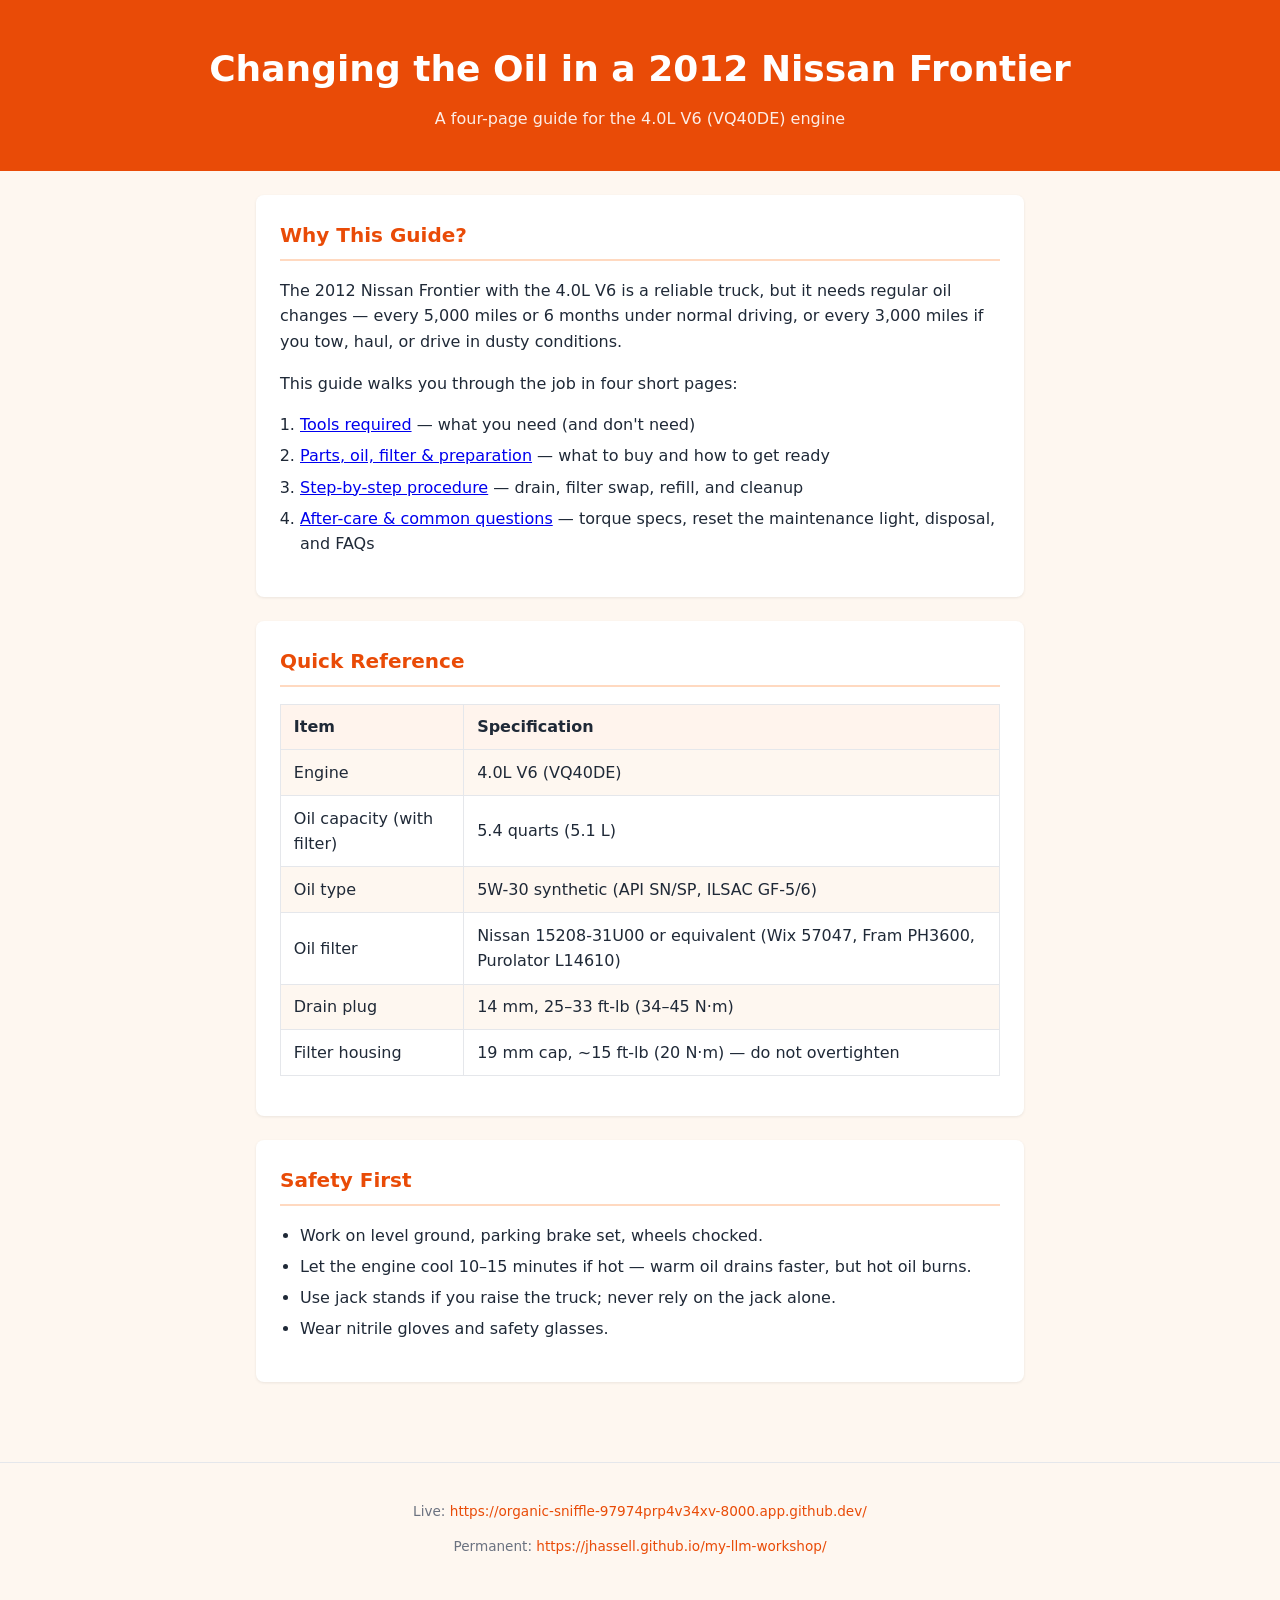
<file: index.html>
<!doctype html>
<html lang="en">
<head>
<meta charset="utf-8">
<meta name="viewport" content="width=device-width, initial-scale=1">
<title>Oil Change Guide — 2012 Nissan Frontier</title>
<link rel="stylesheet" href="style.css">
</head>
<body>
<header>
<h1>Changing the Oil in a 2012 Nissan Frontier</h1>
<p class="subtitle">A four-page guide for the 4.0L V6 (VQ40DE) engine</p>
</header>

<main>
<section class="card">
<h2>Why This Guide?</h2>
<p>The 2012 Nissan Frontier with the 4.0L V6 is a reliable truck, but it needs regular oil changes — every 5,000 miles or 6 months under normal driving, or every 3,000 miles if you tow, haul, or drive in dusty conditions.</p>
<p>This guide walks you through the job in four short pages:</p>
<ol>
<li><a href="tools.html">Tools required</a> — what you need (and don't need)</li>
<li><a href="tools-and-prep.html">Parts, oil, filter &amp; preparation</a> — what to buy and how to get ready</li>
<li><a href="step-by-step.html">Step-by-step procedure</a> — drain, filter swap, refill, and cleanup</li>
<li><a href="after-care.html">After-care &amp; common questions</a> — torque specs, reset the maintenance light, disposal, and FAQs</li>
</ol>
</section>

<section class="card">
<h2>Quick Reference</h2>
<table>
<tr><th>Item</th><th>Specification</th></tr>
<tr><td>Engine</td><td>4.0L V6 (VQ40DE)</td></tr>
<tr><td>Oil capacity (with filter)</td><td>5.4 quarts (5.1 L)</td></tr>
<tr><td>Oil type</td><td>5W-30 synthetic (API SN/SP, ILSAC GF-5/6)</td></tr>
<tr><td>Oil filter</td><td>Nissan 15208-31U00 or equivalent (Wix 57047, Fram PH3600, Purolator L14610)</td></tr>
<tr><td>Drain plug</td><td>14 mm, 25–33 ft-lb (34–45 N·m)</td></tr>
<tr><td>Filter housing</td><td>19 mm cap, ~15 ft-lb (20 N·m) — do not overtighten</td></tr>
</table>
</section>

<section class="card">
<h2>Safety First</h2>
<ul>
<li>Work on level ground, parking brake set, wheels chocked.</li>
<li>Let the engine cool 10–15 minutes if hot — warm oil drains faster, but hot oil burns.</li>
<li>Use jack stands if you raise the truck; never rely on the jack alone.</li>
<li>Wear nitrile gloves and safety glasses.</li>
</ul>
</section>
</main>

<footer>
<p>Live: <a href="https://organic-sniffle-97974prp4v34xv-8000.app.github.dev/" target="_blank" rel="noopener">https://organic-sniffle-97974prp4v34xv-8000.app.github.dev/</a></p>
<p>Permanent: <a href="https://jhassell.github.io/my-llm-workshop/" target="_blank" rel="noopener">https://jhassell.github.io/my-llm-workshop/</a></p>
</footer>
</body>
</html>
</file>
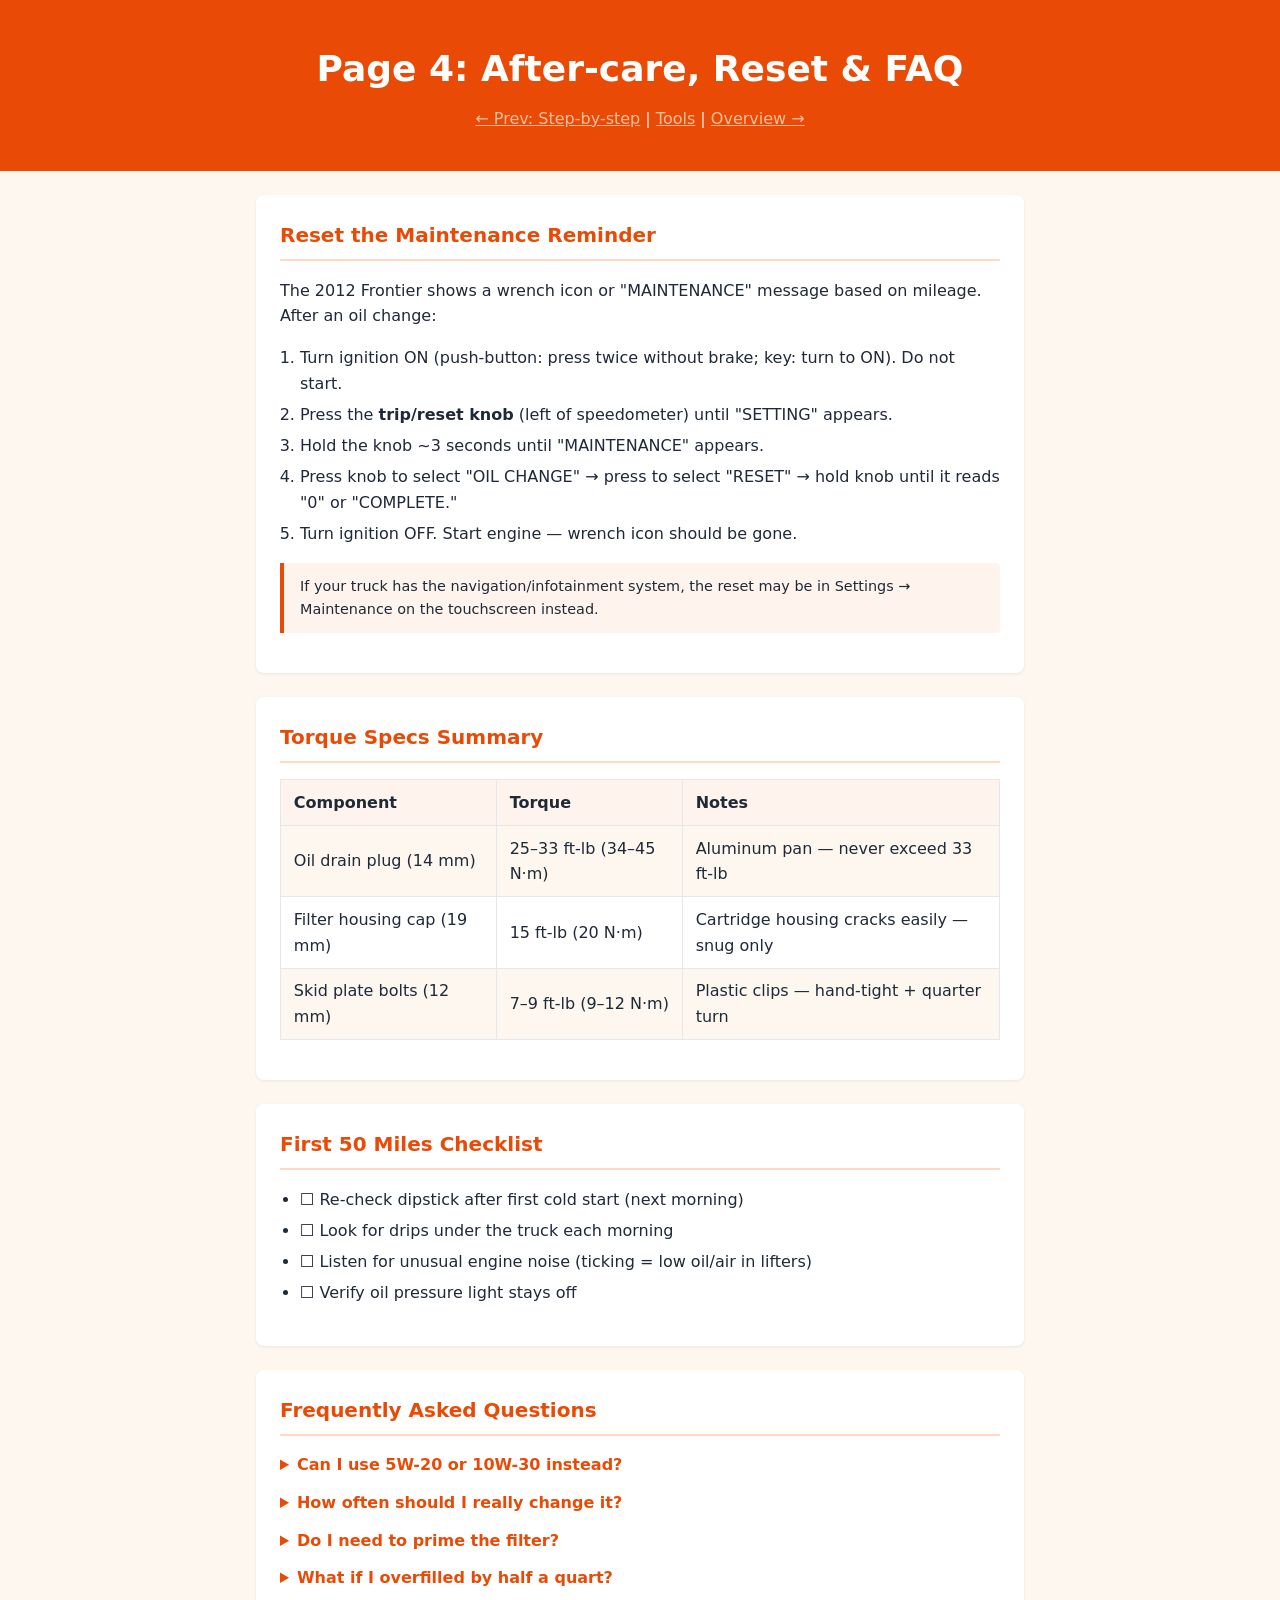
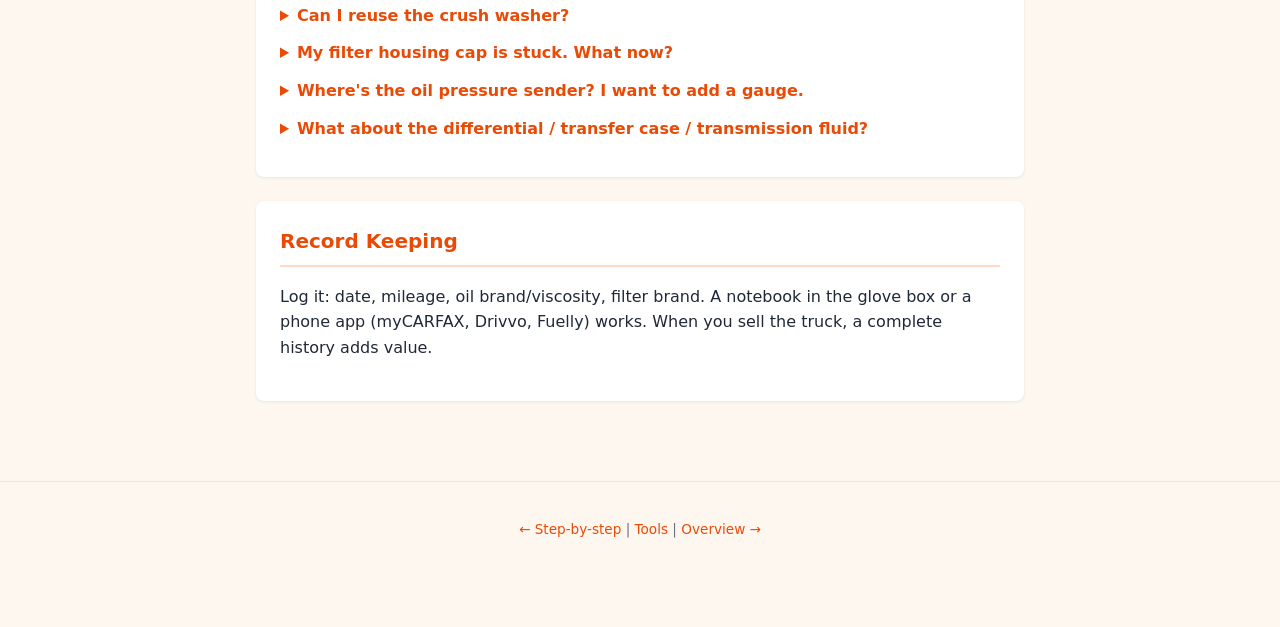
<file: after-care.html>
<!doctype html>
<html lang="en">
<head>
<meta charset="utf-8">
<meta name="viewport" content="width=device-width, initial-scale=1">
<title>After-care &amp; FAQ — Oil Change 2012 Nissan Frontier</title>
<link rel="stylesheet" href="style.css">
</head>
<body>
<header>
<h1>Page 4: After-care, Reset &amp; FAQ</h1>
<p class="subtitle"><a href="step-by-step.html">← Prev: Step-by-step</a> | <a href="tools.html">Tools</a> | <a href="index.html">Overview →</a></p>
</header>

<main>
<section class="card">
<h2>Reset the Maintenance Reminder</h2>
<p>The 2012 Frontier shows a wrench icon or "MAINTENANCE" message based on mileage. After an oil change:</p>
<ol>
<li>Turn ignition ON (push-button: press twice without brake; key: turn to ON). Do not start.</li>
<li>Press the <strong>trip/reset knob</strong> (left of speedometer) until "SETTING" appears.</li>
<li>Hold the knob ~3 seconds until "MAINTENANCE" appears.</li>
<li>Press knob to select "OIL CHANGE" → press to select "RESET" → hold knob until it reads "0" or "COMPLETE."</li>
<li>Turn ignition OFF. Start engine — wrench icon should be gone.</li>
</ol>
<p class="note">If your truck has the navigation/infotainment system, the reset may be in Settings → Maintenance on the touchscreen instead.</p>
</section>

<section class="card">
<h2>Torque Specs Summary</h2>
<table>
<tr><th>Component</th><th>Torque</th><th>Notes</th></tr>
<tr><td>Oil drain plug (14 mm)</td><td>25–33 ft-lb (34–45 N·m)</td><td>Aluminum pan — never exceed 33 ft-lb</td></tr>
<tr><td>Filter housing cap (19 mm)</td><td>15 ft-lb (20 N·m)</td><td>Cartridge housing cracks easily — snug only</td></tr>
<tr><td>Skid plate bolts (12 mm)</td><td>7–9 ft-lb (9–12 N·m)</td><td>Plastic clips — hand-tight + quarter turn</td></tr>
</table>
</section>

<section class="card">
<h2>First 50 Miles Checklist</h2>
<ul>
<li>☐ Re-check dipstick after first cold start (next morning)</li>
<li>☐ Look for drips under the truck each morning</li>
<li>☐ Listen for unusual engine noise (ticking = low oil/air in lifters)</li>
<li>☐ Verify oil pressure light stays off</li>
</ul>
</section>

<section class="card">
<h2>Frequently Asked Questions</h2>

<details>
<summary><strong>Can I use 5W-20 or 10W-30 instead?</strong></summary>
<p>Stick with 5W-30. The VQ40DE was designed for 5W-30. Thinner oil (5W-20) reduces film strength at high temps, especially when towing. Thicker (10W-30) flows poorly on cold starts. Full synthetic 5W-30 is the right call year-round.</p>
</details>

<details>
<summary><strong>How often should I really change it?</strong></summary>
<p><strong>Normal driving:</strong> 5,000 miles / 6 months.<br>
<strong>Severe service</strong> (towing, dusty roads, short trips, idling): 3,000 miles / 3 months.<br>
The truck's reminder uses an algorithm — it doesn't know if you're towing. Use the severe schedule if in doubt.</p>
</details>

<details>
<summary><strong>Do I need to prime the filter?</strong></summary>
<p>No. The cartridge housing fills from the engine's oil passages when you start. Pre-filling makes a mess and doesn't help. Just coat the O-rings with clean oil.</p>
</details>

<details>
<summary><strong>What if I overfilled by half a quart?</strong></summary>
<p>Drain the excess. Overfill aerates the oil (crankshaft whips it into foam), starving bearings. Pull the drain plug, let ~½ quart out, re-torque, recheck dipstick.</p>
</details>

<details>
<summary><strong>Can I reuse the crush washer?</strong></summary>
<p>No. They're $0.50. A reused washer leaks or seizes. Always replace.</p>
</details>

<details>
<summary><strong>My filter housing cap is stuck. What now?</strong></summary>
<p>Use a 19 mm six-point socket on a ½″ drive breaker bar. Steady pressure — no impact gun. If it won't budge, warm the engine 2 minutes (metal expands), then try. Penetrating oil on threads 10 min prior helps. Never use a pipe wrench on the housing body.</p>
</details>

<details>
<summary><strong>Where's the oil pressure sender? I want to add a gauge.</strong></summary>
<p>Passenger side of the block, near the oil filter housing. 1/8″ NPT. But the factory idiot light sender is just a switch — it won't drive a real gauge. For a real gauge, use a sandwich adapter at the filter housing or a remote sender.</p>
</details>

<details>
<summary><strong>What about the differential / transfer case / transmission fluid?</strong></summary>
<p>Different intervals. Rear diff: 30k miles (75W-90 GL-5). 4WD front diff: 30k. Transfer case: 60k (ATF Matic D/J). Transmission: 60k (NS-2 CVT fluid if CVT, Matic S if 5-speed auto). This guide covers engine oil only.</p>
</details>
</section>

<section class="card">
<h2>Record Keeping</h2>
<p>Log it: date, mileage, oil brand/viscosity, filter brand. A notebook in the glove box or a phone app (myCARFAX, Drivvo, Fuelly) works. When you sell the truck, a complete history adds value.</p>
</section>
</main>

<footer>
<p><a href="step-by-step.html">← Step-by-step</a> | <a href="tools.html">Tools</a> | <a href="index.html">Overview →</a></p>
</footer>
</body>
</html>
</file>
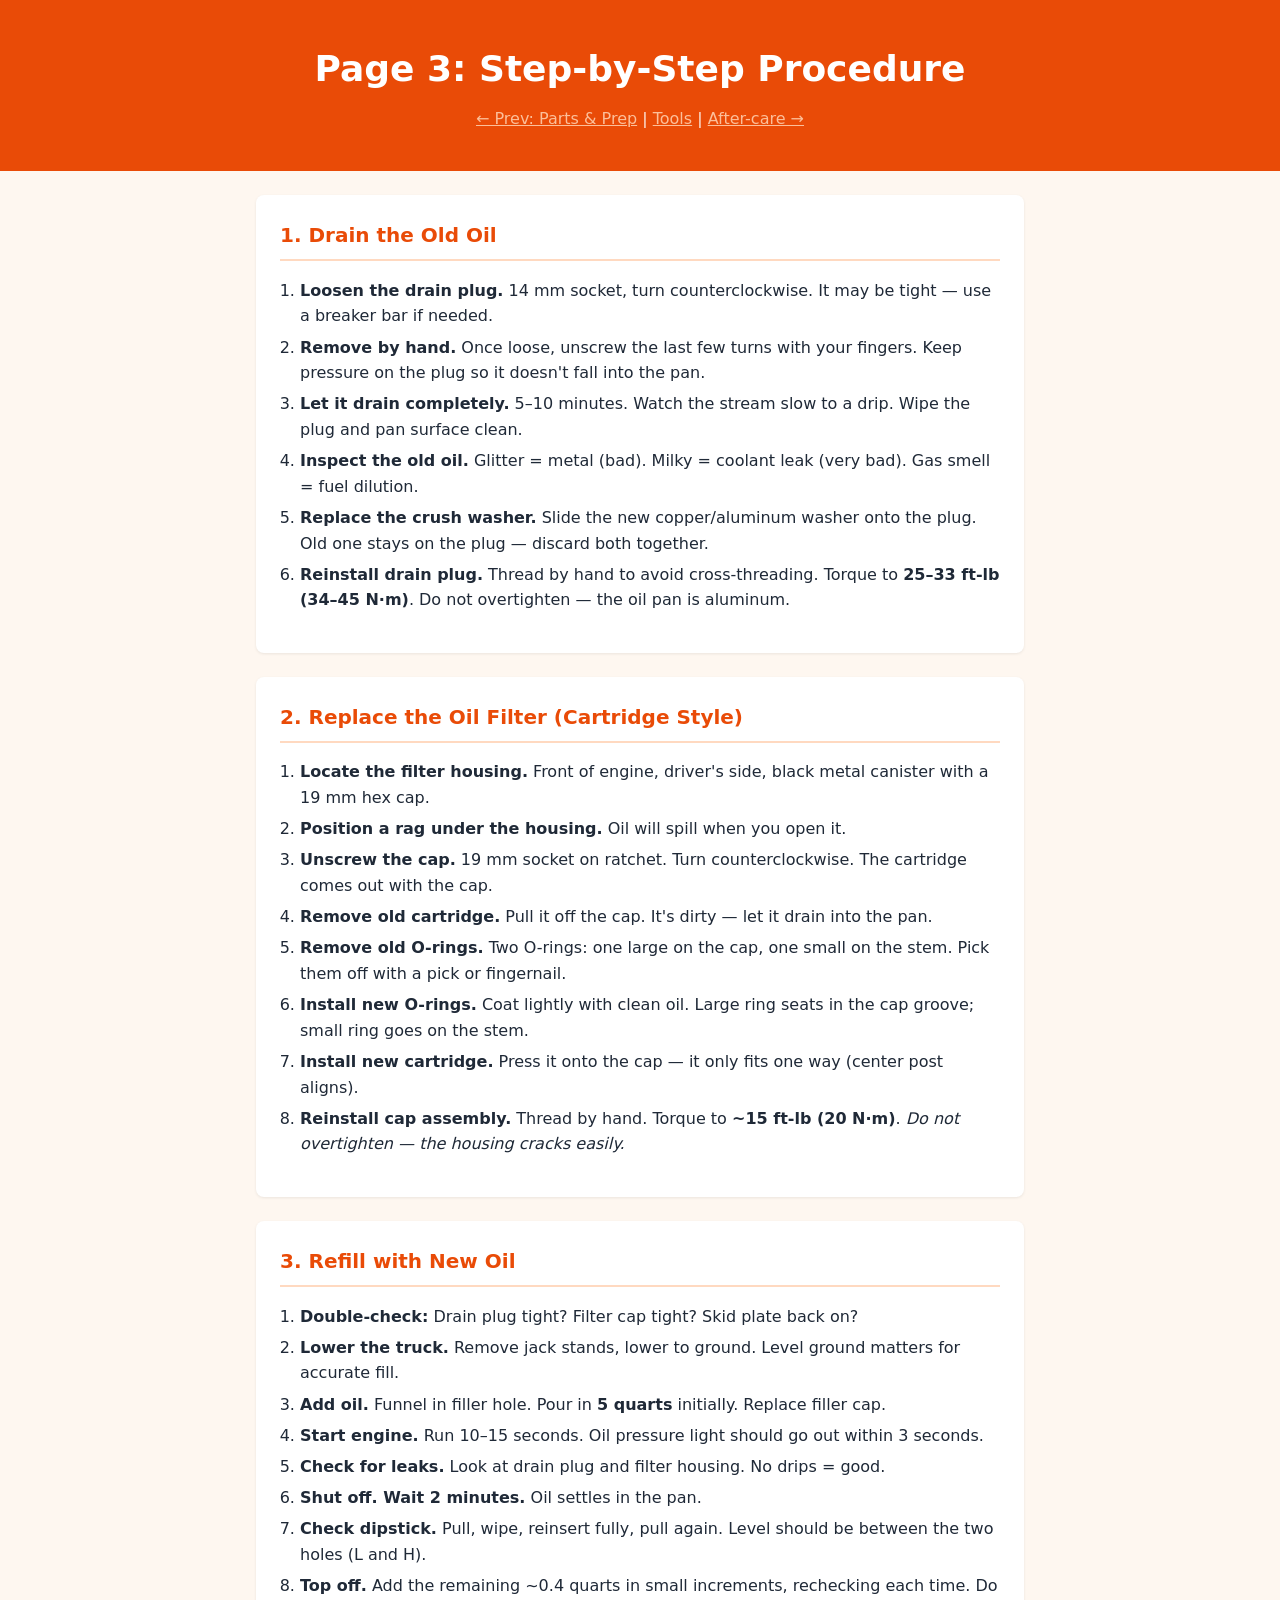
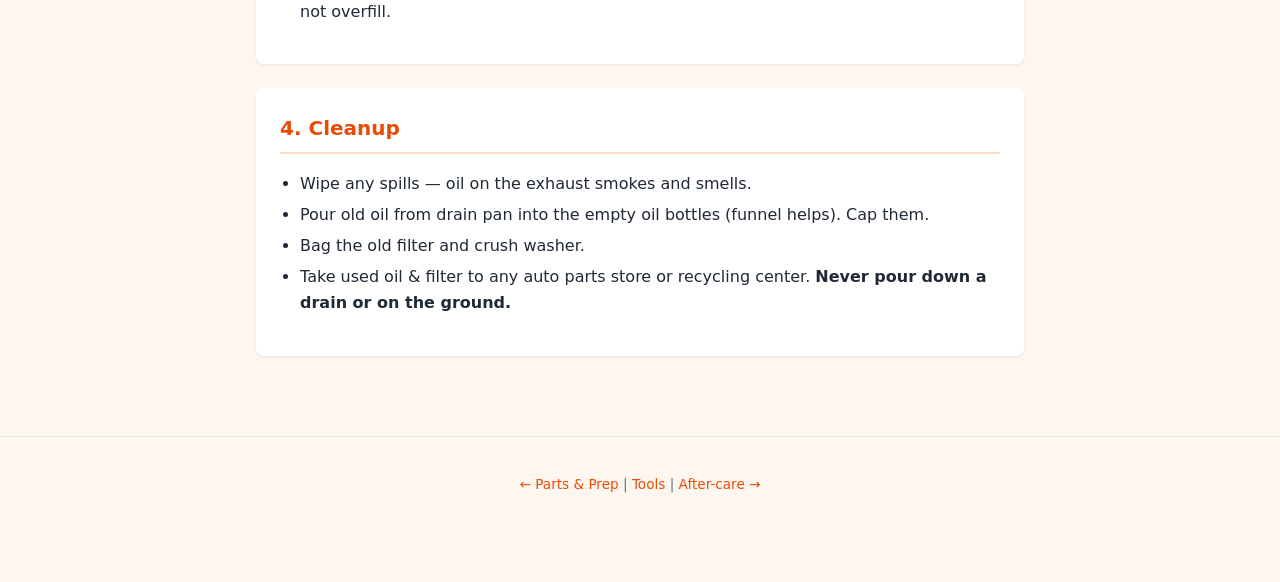
<file: step-by-step.html>
<!doctype html>
<html lang="en">
<head>
<meta charset="utf-8">
<meta name="viewport" content="width=device-width, initial-scale=1">
<title>Step-by-Step — Oil Change 2012 Nissan Frontier</title>
<link rel="stylesheet" href="style.css">
</head>
<body>
<header>
<h1>Page 3: Step-by-Step Procedure</h1>
<p class="subtitle"><a href="tools-and-prep.html">← Prev: Parts &amp; Prep</a> | <a href="tools.html">Tools</a> | <a href="after-care.html">After-care →</a></p>
</header>

<main>
<section class="card">
<h2>1. Drain the Old Oil</h2>
<ol>
<li><strong>Loosen the drain plug.</strong> 14 mm socket, turn counterclockwise. It may be tight — use a breaker bar if needed.</li>
<li><strong>Remove by hand.</strong> Once loose, unscrew the last few turns with your fingers. Keep pressure on the plug so it doesn't fall into the pan.</li>
<li><strong>Let it drain completely.</strong> 5–10 minutes. Watch the stream slow to a drip. Wipe the plug and pan surface clean.</li>
<li><strong>Inspect the old oil.</strong> Glitter = metal (bad). Milky = coolant leak (very bad). Gas smell = fuel dilution.</li>
<li><strong>Replace the crush washer.</strong> Slide the new copper/aluminum washer onto the plug. Old one stays on the plug — discard both together.</li>
<li><strong>Reinstall drain plug.</strong> Thread by hand to avoid cross-threading. Torque to <strong>25–33 ft-lb (34–45 N·m)</strong>. Do not overtighten — the oil pan is aluminum.</li>
</ol>
</section>

<section class="card">
<h2>2. Replace the Oil Filter (Cartridge Style)</h2>
<ol>
<li><strong>Locate the filter housing.</strong> Front of engine, driver's side, black metal canister with a 19 mm hex cap.</li>
<li><strong>Position a rag under the housing.</strong> Oil will spill when you open it.</li>
<li><strong>Unscrew the cap.</strong> 19 mm socket on ratchet. Turn counterclockwise. The cartridge comes out with the cap.</li>
<li><strong>Remove old cartridge.</strong> Pull it off the cap. It's dirty — let it drain into the pan.</li>
<li><strong>Remove old O-rings.</strong> Two O-rings: one large on the cap, one small on the stem. Pick them off with a pick or fingernail.</li>
<li><strong>Install new O-rings.</strong> Coat lightly with clean oil. Large ring seats in the cap groove; small ring goes on the stem.</li>
<li><strong>Install new cartridge.</strong> Press it onto the cap — it only fits one way (center post aligns).</li>
<li><strong>Reinstall cap assembly.</strong> Thread by hand. Torque to <strong>~15 ft-lb (20 N·m)</strong>. <em>Do not overtighten — the housing cracks easily.</em></li>
</ol>
</section>

<section class="card">
<h2>3. Refill with New Oil</h2>
<ol>
<li><strong>Double-check:</strong> Drain plug tight? Filter cap tight? Skid plate back on?</li>
<li><strong>Lower the truck.</strong> Remove jack stands, lower to ground. Level ground matters for accurate fill.</li>
<li><strong>Add oil.</strong> Funnel in filler hole. Pour in <strong>5 quarts</strong> initially. Replace filler cap.</li>
<li><strong>Start engine.</strong> Run 10–15 seconds. Oil pressure light should go out within 3 seconds.</li>
<li><strong>Check for leaks.</strong> Look at drain plug and filter housing. No drips = good.</li>
<li><strong>Shut off. Wait 2 minutes.</strong> Oil settles in the pan.</li>
<li><strong>Check dipstick.</strong> Pull, wipe, reinsert fully, pull again. Level should be between the two holes (L and H).</li>
<li><strong>Top off.</strong> Add the remaining ~0.4 quarts in small increments, rechecking each time. Do not overfill.</li>
</ol>
</section>

<section class="card">
<h2>4. Cleanup</h2>
<ul>
<li>Wipe any spills — oil on the exhaust smokes and smells.</li>
<li>Pour old oil from drain pan into the empty oil bottles (funnel helps). Cap them.</li>
<li>Bag the old filter and crush washer.</li>
<li>Take used oil &amp; filter to any auto parts store or recycling center. <strong>Never pour down a drain or on the ground.</strong></li>
</ul>
</section>
</main>

<footer>
<p><a href="tools-and-prep.html">← Parts &amp; Prep</a> | <a href="tools.html">Tools</a> | <a href="after-care.html">After-care →</a></p>
</footer>
</body>
</html>
</file>
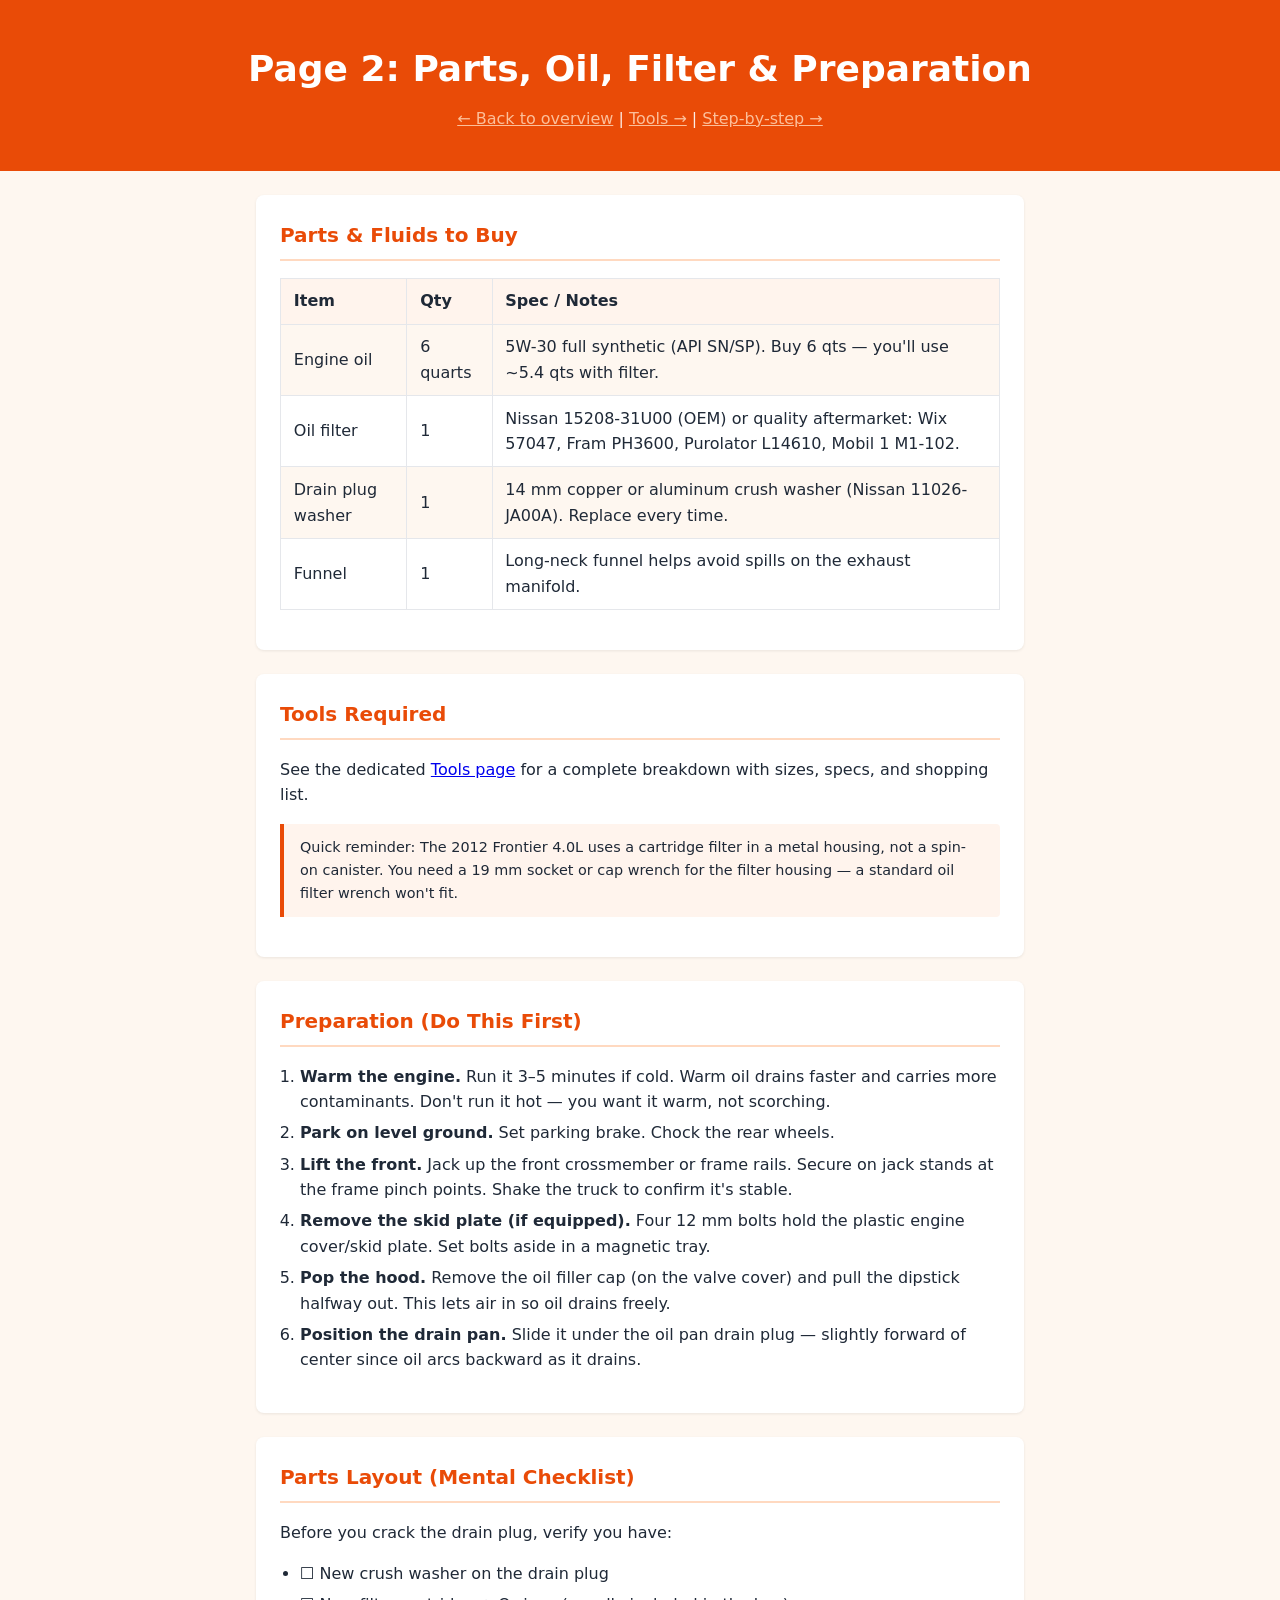
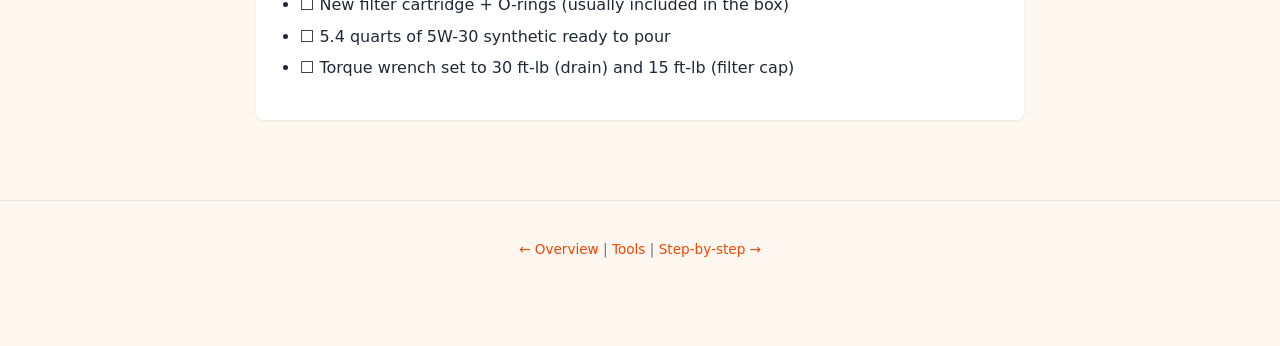
<file: tools-and-prep.html>
<!doctype html>
<html lang="en">
<head>
<meta charset="utf-8">
<meta name="viewport" content="width=device-width, initial-scale=1">
<title>Parts &amp; Prep — Oil Change 2012 Nissan Frontier</title>
<link rel="stylesheet" href="style.css">
</head>
<body>
<header>
<h1>Page 2: Parts, Oil, Filter &amp; Preparation</h1>
<p class="subtitle"><a href="index.html">← Back to overview</a> | <a href="tools.html">Tools →</a> | <a href="step-by-step.html">Step-by-step →</a></p>
</header>

<main>
<section class="card">
<h2>Parts &amp; Fluids to Buy</h2>
<table>
<tr><th>Item</th><th>Qty</th><th>Spec / Notes</th></tr>
<tr><td>Engine oil</td><td>6 quarts</td><td>5W-30 full synthetic (API SN/SP). Buy 6 qts — you'll use ~5.4 qts with filter.</td></tr>
<tr><td>Oil filter</td><td>1</td><td>Nissan 15208-31U00 (OEM) or quality aftermarket: Wix 57047, Fram PH3600, Purolator L14610, Mobil 1 M1-102.</td></tr>
<tr><td>Drain plug washer</td><td>1</td><td>14 mm copper or aluminum crush washer (Nissan 11026-JA00A). Replace every time.</td></tr>
<tr><td>Funnel</td><td>1</td><td>Long-neck funnel helps avoid spills on the exhaust manifold.</td></tr>
</table>
</section>

<section class="card">
<h2>Tools Required</h2>
<p>See the dedicated <a href="tools.html">Tools page</a> for a complete breakdown with sizes, specs, and shopping list.</p>
<p class="note">Quick reminder: The 2012 Frontier 4.0L uses a cartridge filter in a metal housing, not a spin-on canister. You need a 19 mm socket or cap wrench for the filter housing — a standard oil filter wrench won't fit.</p>
</section>

<section class="card">
<h2>Preparation (Do This First)</h2>
<ol>
<li><strong>Warm the engine.</strong> Run it 3–5 minutes if cold. Warm oil drains faster and carries more contaminants. Don't run it hot — you want it warm, not scorching.</li>
<li><strong>Park on level ground.</strong> Set parking brake. Chock the rear wheels.</li>
<li><strong>Lift the front.</strong> Jack up the front crossmember or frame rails. Secure on jack stands at the frame pinch points. Shake the truck to confirm it's stable.</li>
<li><strong>Remove the skid plate (if equipped).</strong> Four 12 mm bolts hold the plastic engine cover/skid plate. Set bolts aside in a magnetic tray.</li>
<li><strong>Pop the hood.</strong> Remove the oil filler cap (on the valve cover) and pull the dipstick halfway out. This lets air in so oil drains freely.</li>
<li><strong>Position the drain pan.</strong> Slide it under the oil pan drain plug — slightly forward of center since oil arcs backward as it drains.</li>
</ol>
</section>

<section class="card">
<h2>Parts Layout (Mental Checklist)</h2>
<p>Before you crack the drain plug, verify you have:</p>
<ul>
<li>☐ New crush washer on the drain plug</li>
<li>☐ New filter cartridge + O-rings (usually included in the box)</li>
<li>☐ 5.4 quarts of 5W-30 synthetic ready to pour</li>
<li>☐ Torque wrench set to 30 ft-lb (drain) and 15 ft-lb (filter cap)</li>
</ul>
</section>
</main>

<footer>
<p><a href="index.html">← Overview</a> | <a href="tools.html">Tools</a> | <a href="step-by-step.html">Step-by-step →</a></p>
</footer>
</body>
</html>
</file>
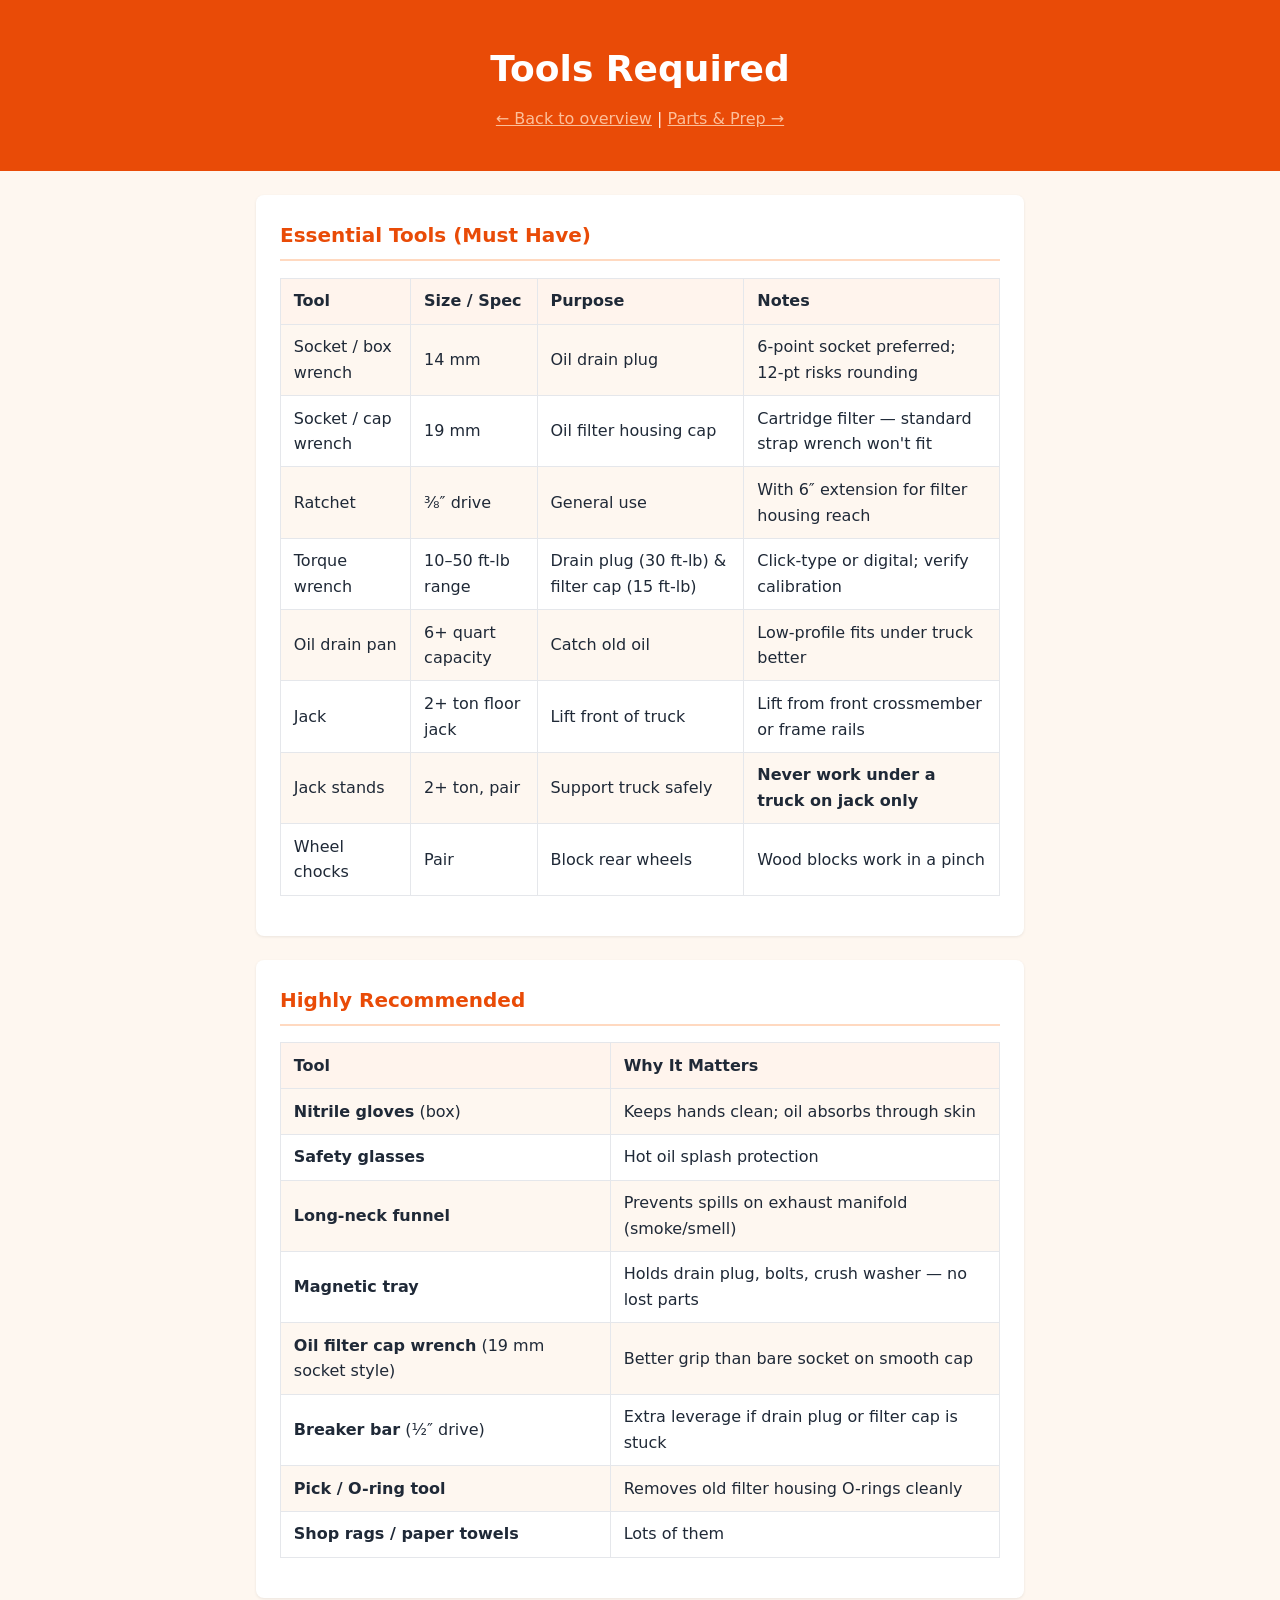
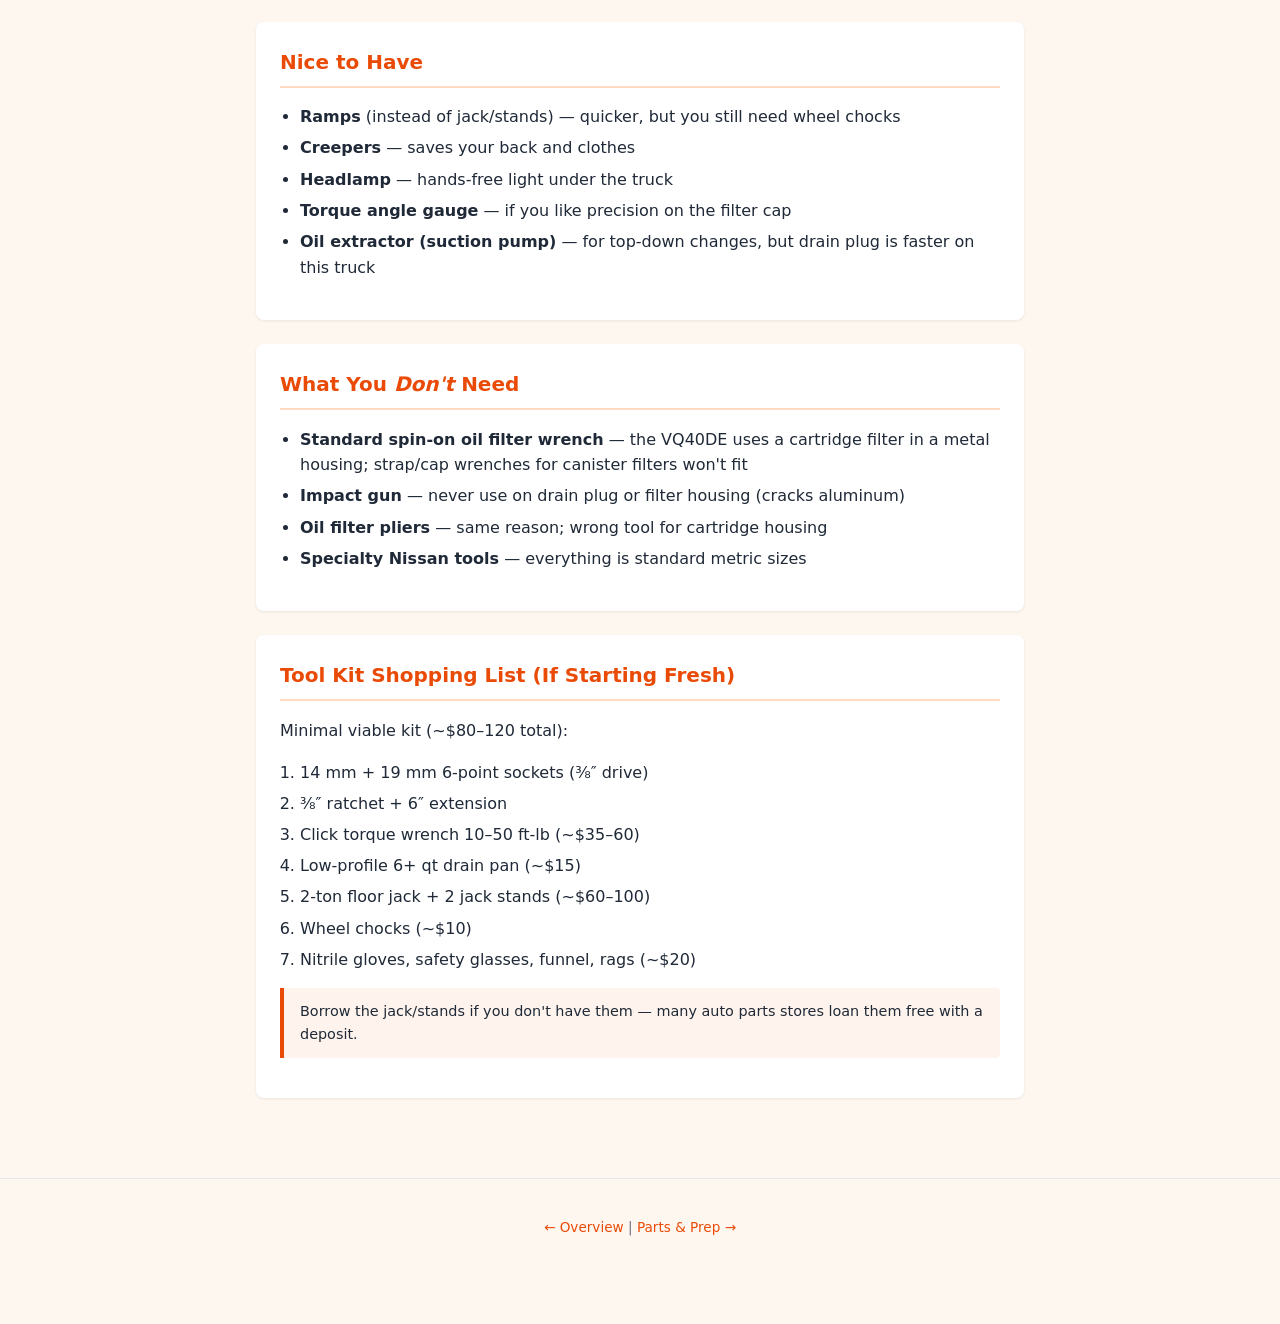
<file: tools.html>
<!doctype html>
<html lang="en">
<head>
<meta charset="utf-8">
<meta name="viewport" content="width=device-width, initial-scale=1">
<title>Tools — Oil Change 2012 Nissan Frontier</title>
<link rel="stylesheet" href="style.css">
</head>
<body>
<header>
<h1>Tools Required</h1>
<p class="subtitle"><a href="index.html">← Back to overview</a> | <a href="tools-and-prep.html">Parts &amp; Prep →</a></p>
</header>

<main>
<section class="card">
<h2>Essential Tools (Must Have)</h2>
<table>
<tr><th>Tool</th><th>Size / Spec</th><th>Purpose</th><th>Notes</th></tr>
<tr><td>Socket / box wrench</td><td>14 mm</td><td>Oil drain plug</td><td>6-point socket preferred; 12-pt risks rounding</td></tr>
<tr><td>Socket / cap wrench</td><td>19 mm</td><td>Oil filter housing cap</td><td>Cartridge filter — standard strap wrench won't fit</td></tr>
<tr><td>Ratchet</td><td>⅜″ drive</td><td>General use</td><td>With 6″ extension for filter housing reach</td></tr>
<tr><td>Torque wrench</td><td>10–50 ft-lb range</td><td>Drain plug (30 ft-lb) &amp; filter cap (15 ft-lb)</td><td>Click-type or digital; verify calibration</td></tr>
<tr><td>Oil drain pan</td><td>6+ quart capacity</td><td>Catch old oil</td><td>Low-profile fits under truck better</td></tr>
<tr><td>Jack</td><td>2+ ton floor jack</td><td>Lift front of truck</td><td>Lift from front crossmember or frame rails</td></tr>
<tr><td>Jack stands</td><td>2+ ton, pair</td><td>Support truck safely</td><td><strong>Never work under a truck on jack only</strong></td></tr>
<tr><td>Wheel chocks</td><td>Pair</td><td>Block rear wheels</td><td>Wood blocks work in a pinch</td></tr>
</table>
</section>

<section class="card">
<h2>Highly Recommended</h2>
<table>
<tr><th>Tool</th><th>Why It Matters</th></tr>
<tr><td><strong>Nitrile gloves</strong> (box)</td><td>Keeps hands clean; oil absorbs through skin</td></tr>
<tr><td><strong>Safety glasses</strong></td><td>Hot oil splash protection</td></tr>
<tr><td><strong>Long-neck funnel</strong></td><td>Prevents spills on exhaust manifold (smoke/smell)</td></tr>
<tr><td><strong>Magnetic tray</strong></td><td>Holds drain plug, bolts, crush washer — no lost parts</td></tr>
<tr><td><strong>Oil filter cap wrench</strong> (19 mm socket style)</td><td>Better grip than bare socket on smooth cap</td></tr>
<tr><td><strong>Breaker bar</strong> (½″ drive)</td><td>Extra leverage if drain plug or filter cap is stuck</td></tr>
<tr><td><strong>Pick / O-ring tool</strong></td><td>Removes old filter housing O-rings cleanly</td></tr>
<tr><td><strong>Shop rags / paper towels</strong></td><td>Lots of them</td></tr>
</table>
</section>

<section class="card">
<h2>Nice to Have</h2>
<ul>
<li><strong>Ramps</strong> (instead of jack/stands) — quicker, but you still need wheel chocks</li>
<li><strong>Creepers</strong> — saves your back and clothes</li>
<li><strong>Headlamp</strong> — hands-free light under the truck</li>
<li><strong>Torque angle gauge</strong> — if you like precision on the filter cap</li>
<li><strong>Oil extractor (suction pump)</strong> — for top-down changes, but drain plug is faster on this truck</li>
</ul>
</section>

<section class="card">
<h2>What You <em>Don't</em> Need</h2>
<ul>
<li><strong>Standard spin-on oil filter wrench</strong> — the VQ40DE uses a cartridge filter in a metal housing; strap/cap wrenches for canister filters won't fit</li>
<li><strong>Impact gun</strong> — never use on drain plug or filter housing (cracks aluminum)</li>
<li><strong>Oil filter pliers</strong> — same reason; wrong tool for cartridge housing</li>
<li><strong>Specialty Nissan tools</strong> — everything is standard metric sizes</li>
</ul>
</section>

<section class="card">
<h2>Tool Kit Shopping List (If Starting Fresh)</h2>
<p>Minimal viable kit (~$80–120 total):</p>
<ol>
<li>14 mm + 19 mm 6-point sockets (⅜″ drive)</li>
<li>⅜″ ratchet + 6″ extension</li>
<li>Click torque wrench 10–50 ft-lb (~$35–60)</li>
<li>Low-profile 6+ qt drain pan (~$15)</li>
<li>2-ton floor jack + 2 jack stands (~$60–100)</li>
<li>Wheel chocks (~$10)</li>
<li>Nitrile gloves, safety glasses, funnel, rags (~$20)</li>
</ol>
<p class="note">Borrow the jack/stands if you don't have them — many auto parts stores loan them free with a deposit.</p>
</section>
</main>

<footer>
<p><a href="index.html">← Overview</a> | <a href="tools-and-prep.html">Parts &amp; Prep →</a></p>
</footer>
</body>
</html>
</file>
<file: style.css>
/* Oil Change Guide — 2012 Nissan Frontier — OSU Orange */

* { box-sizing: border-box; }
html { font-size: 100%; }
body {
  margin: 0;
  font-family: system-ui, -apple-system, Segoe UI, Roboto, Ubuntu, Cantarell, sans-serif;
  line-height: 1.6;
  color: #1f2937;
  background: #fef7f0;
  padding-bottom: 3rem;
}

header {
  background: #e94b07;
  color: white;
  padding: 2.5rem 1rem;
  text-align: center;
}
header h1 { margin: 0 0 0.5rem; font-size: clamp(1.5rem, 4vw, 2.25rem); }
header .subtitle { margin: 0; opacity: 0.9; font-size: 1rem; }
header .subtitle a { color: #ffccaa; text-decoration: underline; }
header .subtitle a:hover { color: #fff; }

main { max-width: 800px; margin: 0 auto; padding: 1.5rem 1rem; }

.card {
  background: white;
  border-radius: 8px;
  box-shadow: 0 1px 3px rgba(0,0,0,0.08);
  padding: 1.5rem;
  margin-bottom: 1.5rem;
}
.card h2 { margin-top: 0; font-size: 1.25rem; color: #e94b07; border-bottom: 2px solid #ffd9c0; padding-bottom: 0.5rem; }
.card h2:first-child { margin-top: 0; }

table { width: 100%; border-collapse: collapse; margin: 1rem 0; }
th, td { padding: 0.6rem 0.8rem; border: 1px solid #e5e7eb; text-align: left; }
th { background: #fff4ed; font-weight: 600; }
tr:nth-child(even) td { background: #fef7f0; }

ul, ol { padding-left: 1.25rem; }
li { margin: 0.35rem 0; }
li > ol, li > ul { margin-top: 0.35rem; }

.note {
  background: #fff4ed;
  border-left: 4px solid #e94b07;
  padding: 0.75rem 1rem;
  margin: 1rem 0;
  font-size: 0.9rem;
  border-radius: 0 4px 4px 0;
}

footer {
  text-align: center;
  padding: 1.5rem;
  font-size: 0.85rem;
  color: #6b7280;
  border-top: 1px solid #e5e7eb;
  margin-top: 2rem;
}
footer a { color: #e94b07; text-decoration: none; }
footer a:hover { text-decoration: underline; }

details { margin: 0.75rem 0; }
summary { cursor: pointer; font-weight: 500; color: #e94b07; }
summary:hover { color: #ff7300; }
details[open] summary { margin-bottom: 0.5rem; }
details > *:not(summary) { padding-left: 1rem; color: #374151; }

@media (max-width: 600px) {
  .card { padding: 1rem; }
  header { padding: 1.5rem 1rem; }
  th, td { padding: 0.5rem; font-size: 0.9rem; }
}
</file>
